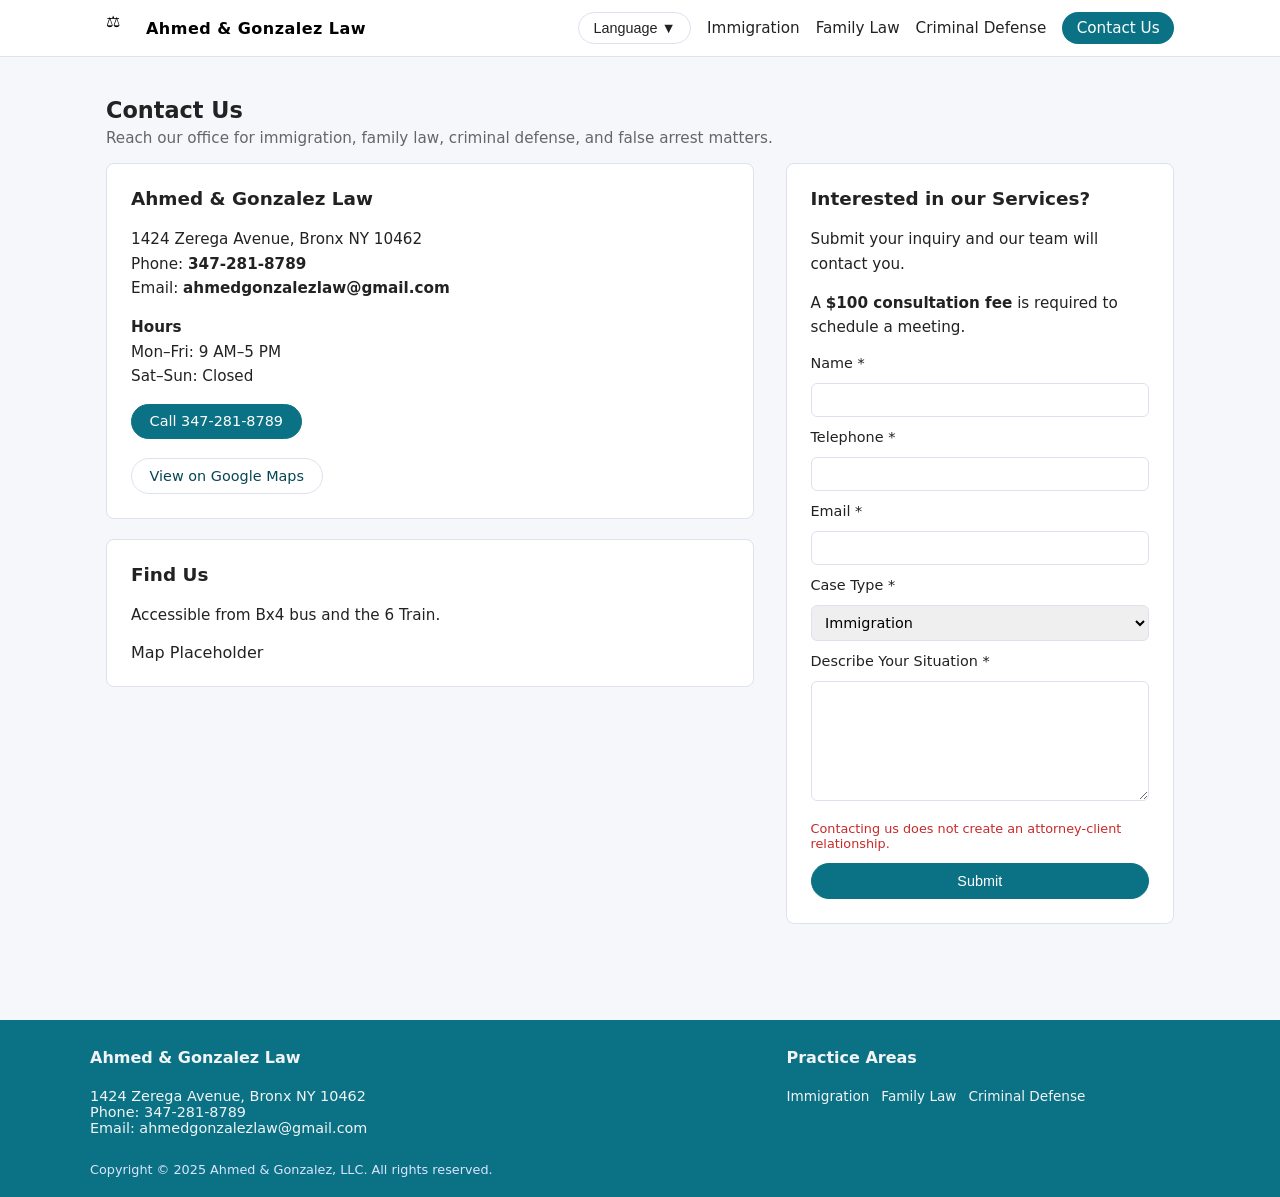
<file: contact.html>
<!DOCTYPE html>
<html lang="en">
<head>
  <meta charset="UTF-8">
  <title>Contact Us – Ahmed & Gonzalez Law</title>
  <link rel="stylesheet" href="style.css">
  <script src="include.js" defer></script>
</head>

<body>

<div data-include="header.html"></div>

<main>
  <section class="section">
    <div class="section-header">
      <h2>Contact Us</h2>
      <p>Reach our office for immigration, family law, criminal defense, and false arrest matters.</p>
    </div>

    <div class="grid-2">
      <div>
        <div class="card">
          <h3>Ahmed & Gonzalez Law</h3>
          <p>
            1424 Zerega Avenue, Bronx NY 10462<br>
            Phone: <strong>347‑281‑8789</strong><br>
            Email: <strong>ahmedgonzalezlaw@gmail.com</strong>
          </p>

          <p><strong>Hours</strong><br>
            Mon–Fri: 9 AM–5 PM<br>
            Sat–Sun: Closed
          </p>

          <a href="tel:13472818789" class="btn btn-primary">Call 347‑281‑8789</a>
          <br><br>
          <a href="https://maps.google.com" class="btn btn-outline">View on Google Maps</a>
        </div>

        <div class="card" style="margin-top:1.25rem;">
          <h3>Find Us</h3>
          <p>Accessible from Bx4 bus and the 6 Train.</p>
          <div class="map-placeholder">Map Placeholder</div>
        </div>
      </div>

      <div>
        <div class="card">
          <h3>Interested in our Services?</h3>
          <p>Submit your inquiry and our team will contact you.</p>

          <p class="form-note">
            A <strong>$100 consultation fee</strong> is required to schedule a meeting.
          </p>

          <form>
            <label>Name *</label>
            <input type="text" required>

            <label>Telephone *</label>
            <input type="tel" required>

            <label>Email *</label>
            <input type="email" required>

            <label>Case Type *</label>
            <select required>
              <option>Immigration</option>
              <option>Family Law</option>
              <option>Criminal Defense</option>
              <option>False Arrest</option>
            </select>

            <label>Describe Your Situation *</label>
            <textarea required></textarea>

            <div class="disclaimer">
              Contacting us does not create an attorney‑client relationship.
            </div>

            <button class="btn btn-primary">Submit</button>
          </form>
        </div>
      </div>
    </div>
  </section>
</main>

<div data-include="footer.html"></div>

</body>
</html>
</file>
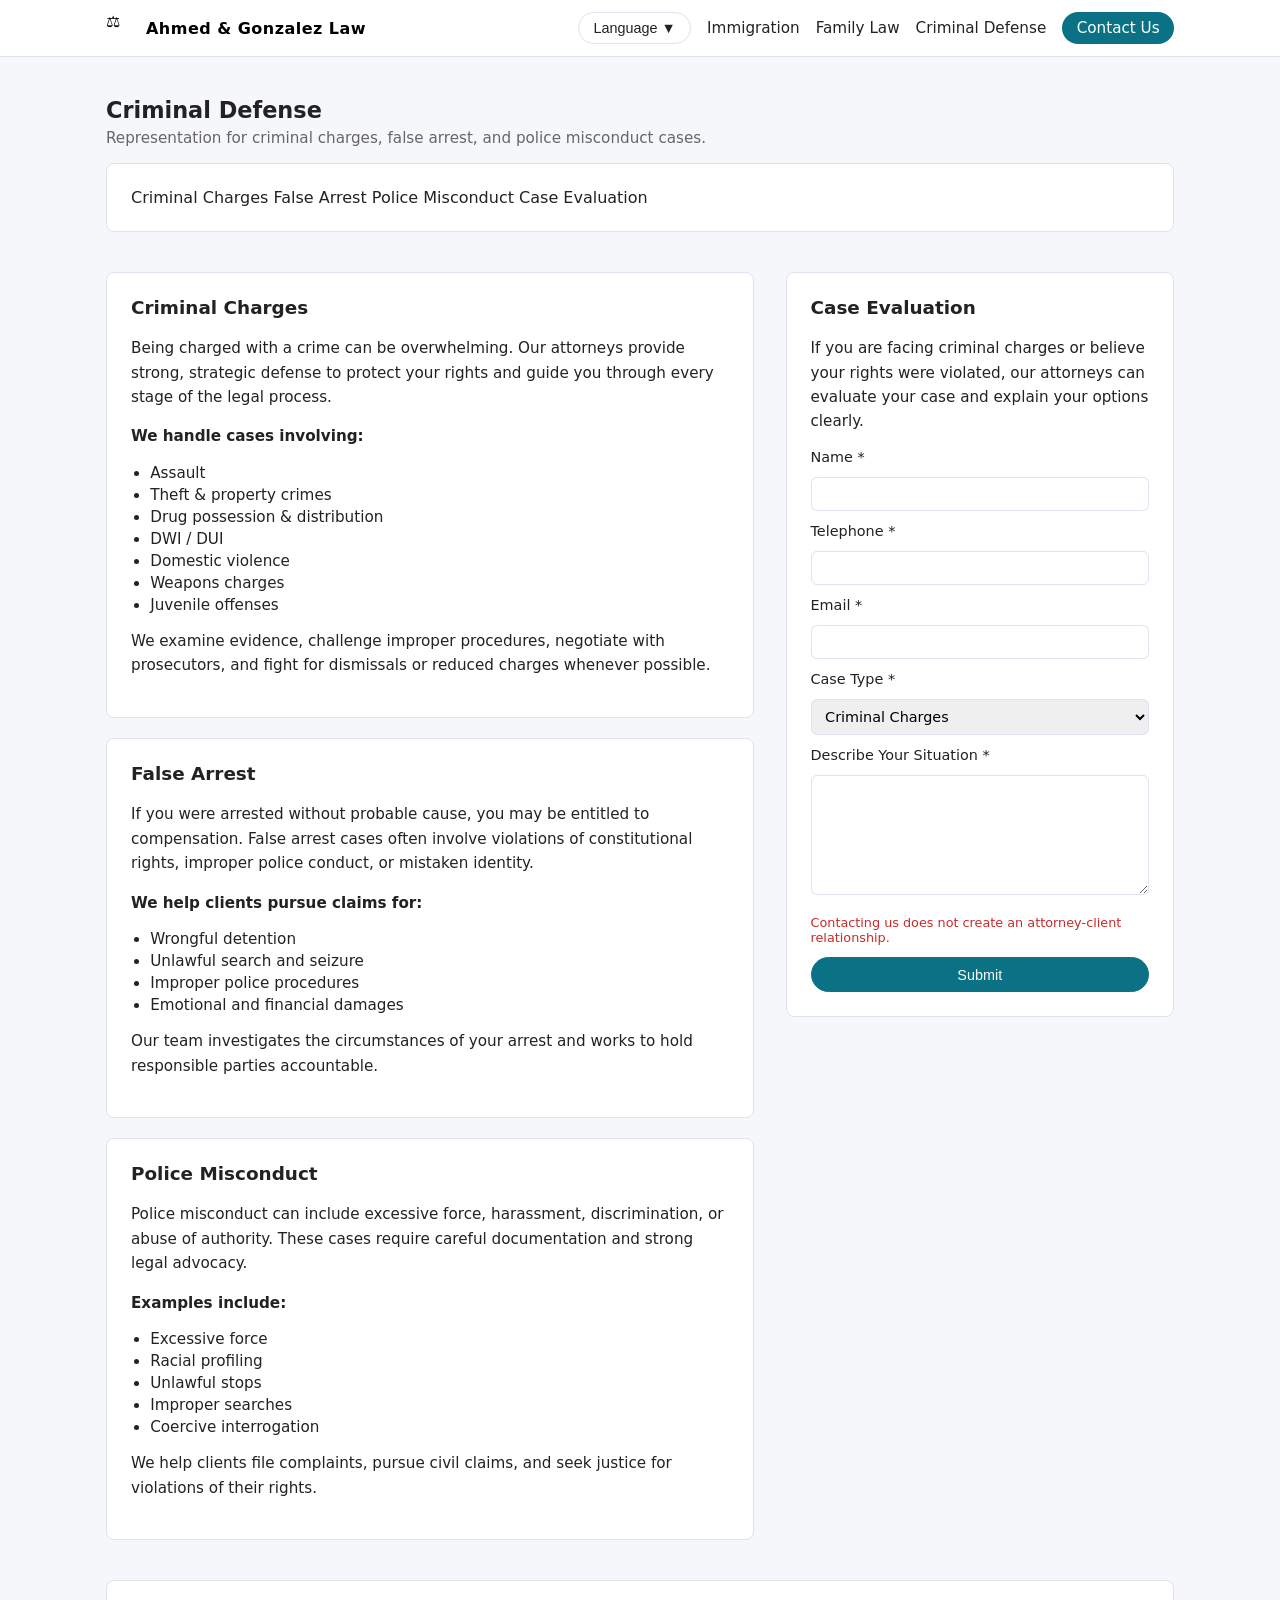
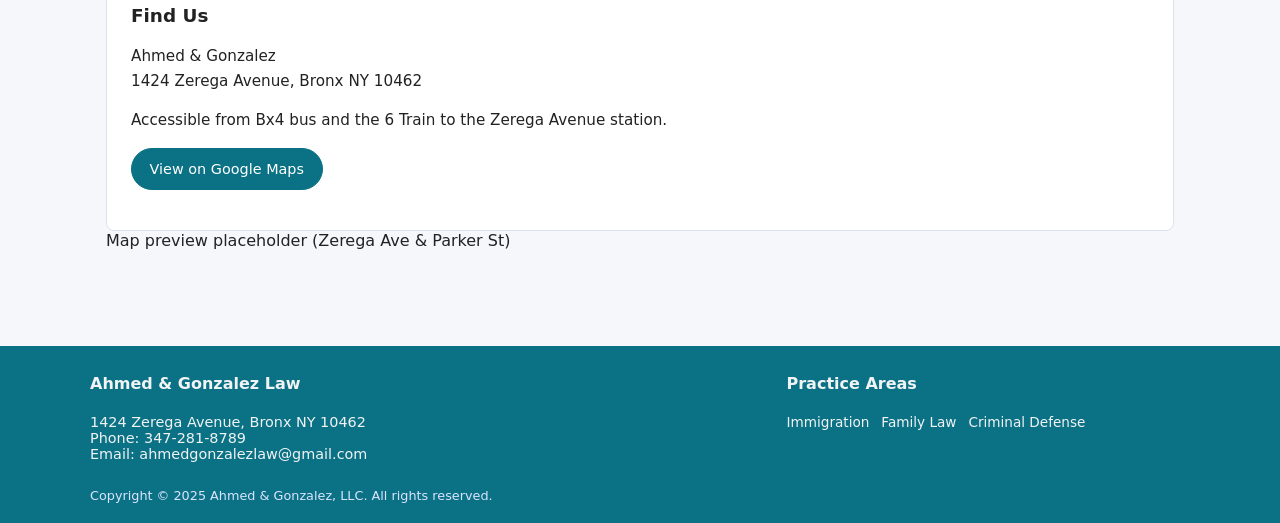
<file: criminal-defense.html>
<!DOCTYPE html>
<html lang="en">
<head>
  <meta charset="UTF-8">
  <title>Criminal Defense – Ahmed & Gonzalez Law</title>
  <link rel="stylesheet" href="style.css">
  <script src="include.js" defer></script>
</head>

<body>

<div data-include="header.html"></div>

<main>

  <!-- PAGE HEADER -->
  <section class="section">
    <div class="section-header">
      <h2>Criminal Defense</h2>
      <p>Representation for criminal charges, false arrest, and police misconduct cases.</p>
    </div>

    <div class="card">
      <div class="tab-row">
        <span class="tab active">Criminal Charges</span>
        <span class="tab">False Arrest</span>
        <span class="tab">Police Misconduct</span>
        <span class="tab">Case Evaluation</span>
      </div>
    </div>
  </section>

  <!-- MAIN TWO-COLUMN SECTION -->
  <section class="section grid-2">

    <!-- LEFT COLUMN -->
    <div>

      <!-- CRIMINAL CHARGES -->
      <div class="card">
        <h3>Criminal Charges</h3>
        <p>
          Being charged with a crime can be overwhelming. Our attorneys provide strong, strategic defense
          to protect your rights and guide you through every stage of the legal process.
        </p>

        <p><strong>We handle cases involving:</strong></p>
        <ul>
          <li>Assault</li>
          <li>Theft & property crimes</li>
          <li>Drug possession & distribution</li>
          <li>DWI / DUI</li>
          <li>Domestic violence</li>
          <li>Weapons charges</li>
          <li>Juvenile offenses</li>
        </ul>

        <p>
          We examine evidence, challenge improper procedures, negotiate with prosecutors, and fight for
          dismissals or reduced charges whenever possible.
        </p>
      </div>

      <!-- FALSE ARREST -->
      <div class="card" style="margin-top:1.25rem;">
        <h3>False Arrest</h3>
        <p>
          If you were arrested without probable cause, you may be entitled to compensation. False arrest
          cases often involve violations of constitutional rights, improper police conduct, or mistaken identity.
        </p>

        <p><strong>We help clients pursue claims for:</strong></p>
        <ul>
          <li>Wrongful detention</li>
          <li>Unlawful search and seizure</li>
          <li>Improper police procedures</li>
          <li>Emotional and financial damages</li>
        </ul>

        <p>
          Our team investigates the circumstances of your arrest and works to hold responsible parties accountable.
        </p>
      </div>

      <!-- POLICE MISCONDUCT -->
      <div class="card" style="margin-top:1.25rem;">
        <h3>Police Misconduct</h3>
        <p>
          Police misconduct can include excessive force, harassment, discrimination, or abuse of authority.
          These cases require careful documentation and strong legal advocacy.
        </p>

        <p><strong>Examples include:</strong></p>
        <ul>
          <li>Excessive force</li>
          <li>Racial profiling</li>
          <li>Unlawful stops</li>
          <li>Improper searches</li>
          <li>Coercive interrogation</li>
        </ul>

        <p>
          We help clients file complaints, pursue civil claims, and seek justice for violations of their rights.
        </p>
      </div>

    </div>

    <!-- RIGHT COLUMN -->
    <div>
      <div class="card">
        <h3>Case Evaluation</h3>
        <p>
          If you are facing criminal charges or believe your rights were violated, our attorneys can evaluate
          your case and explain your options clearly.
        </p>

        <form>
          <label>Name *</label>
          <input type="text" required>

          <label>Telephone *</label>
          <input type="tel" required>

          <label>Email *</label>
          <input type="email" required>

          <label>Case Type *</label>
          <select required>
            <option>Criminal Charges</option>
            <option>False Arrest</option>
            <option>Police Misconduct</option>
            <option>Other</option>
          </select>

          <label>Describe Your Situation *</label>
          <textarea required></textarea>

          <div class="disclaimer">
            Contacting us does not create an attorney‑client relationship.
          </div>

          <button class="btn btn-primary">Submit</button>
        </form>
      </div>
    </div>

  </section>

  <!-- FIND US SECTION -->
  <section class="section">
    <div class="find-us">
      <div class="card">
        <h3>Find Us</h3>
        <p>
          Ahmed & Gonzalez<br>
          1424 Zerega Avenue, Bronx NY 10462
        </p>
        <p>
          Accessible from Bx4 bus and the 6 Train to the Zerega Avenue station.
        </p>
        <p>
          <a href="https://maps.google.com" class="btn btn-primary">View on Google Maps</a>
        </p>
      </div>

      <div class="map-placeholder">
        Map preview placeholder (Zerega Ave & Parker St)
      </div>
    </div>
  </section>

</main>

<div data-include="footer.html"></div>

</body>
</html>
</file>
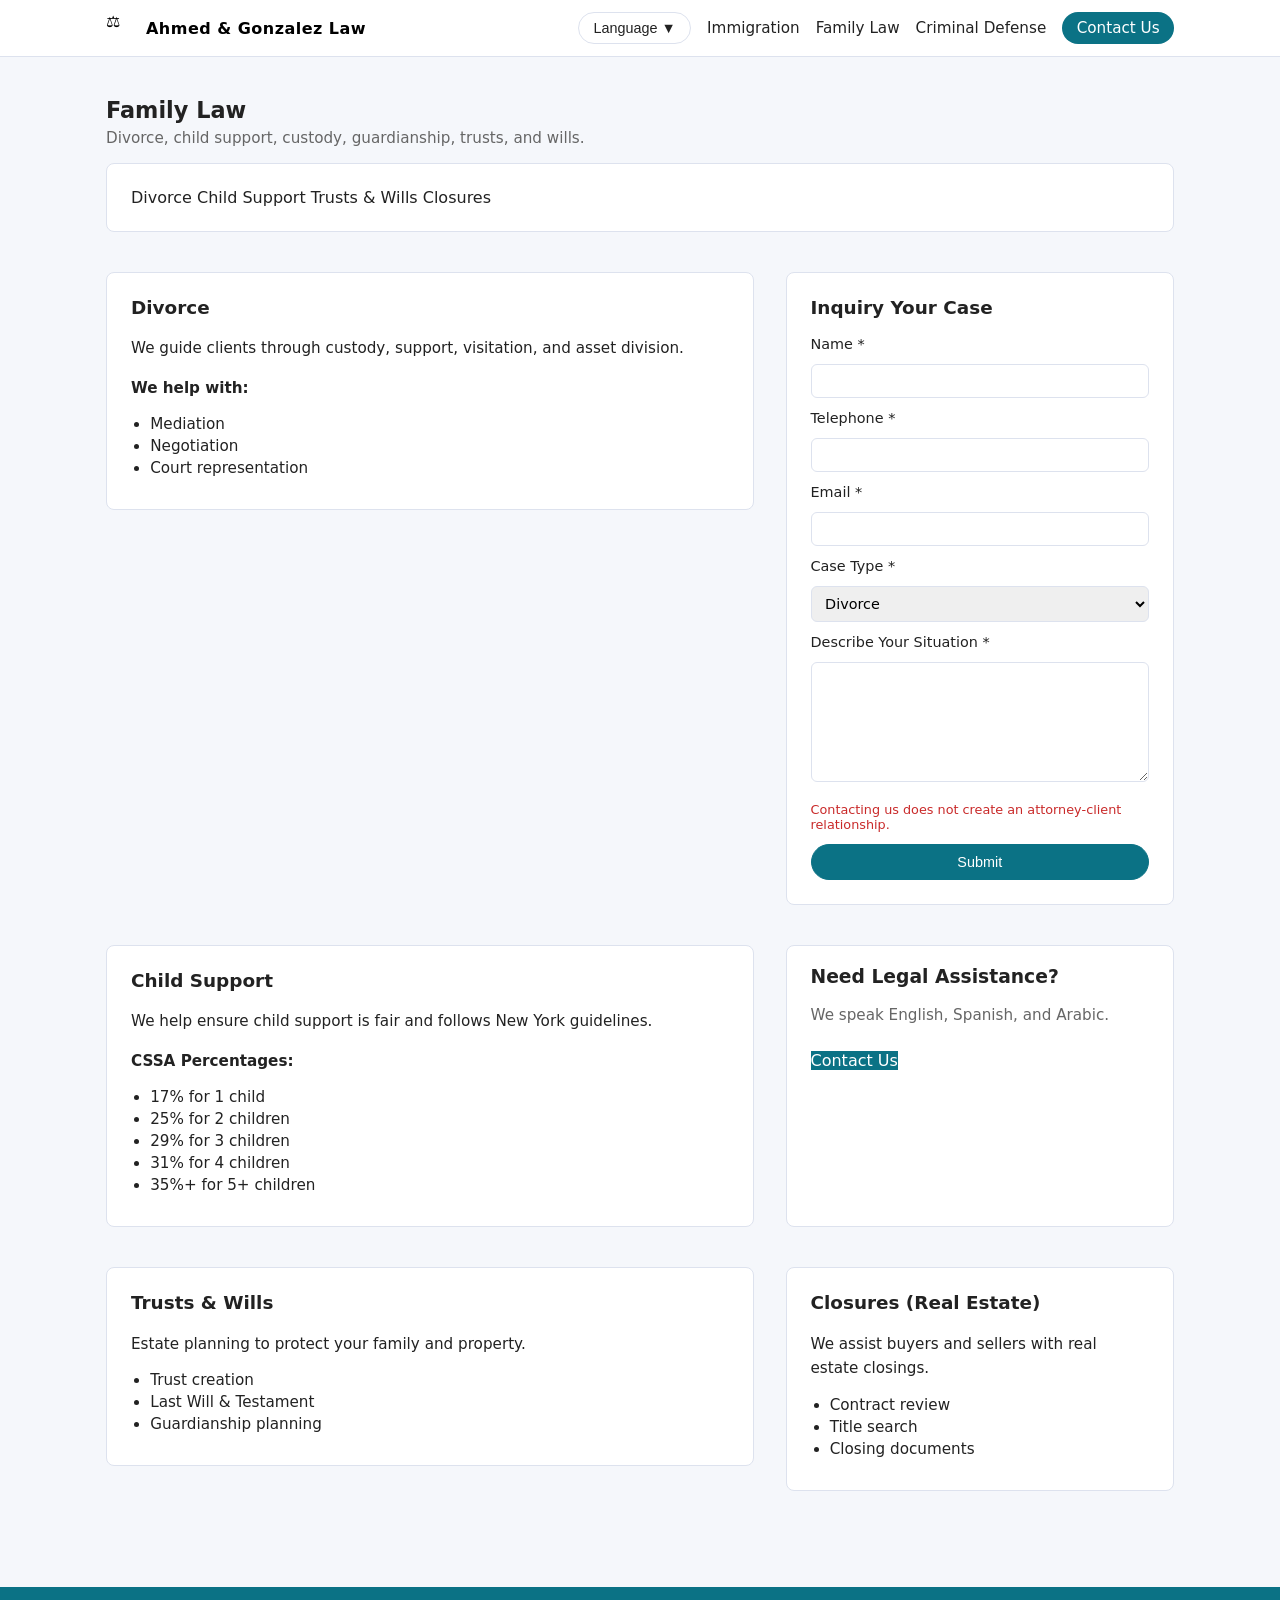
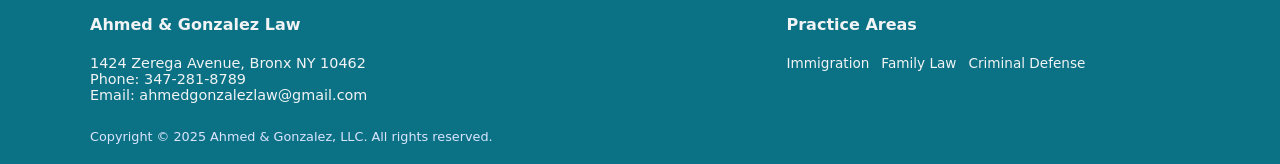
<file: family-law.html>
<!DOCTYPE html>
<html lang="en">
<head>
  <meta charset="UTF-8">
  <title>Family Law – Ahmed & Gonzalez Law</title>
  <link rel="stylesheet" href="style.css">
  <script src="include.js" defer></script>
</head>

<body>

<div data-include="header.html"></div>

<main>
  <section class="section">
    <div class="section-header">
      <h2>Family Law</h2>
      <p>Divorce, child support, custody, guardianship, trusts, and wills.</p>
    </div>

    <div class="card">
      <div class="tab-row">
        <span class="tab active">Divorce</span>
        <span class="tab">Child Support</span>
        <span class="tab">Trusts & Wills</span>
        <span class="tab">Closures</span>
      </div>
    </div>
  </section>

  <section class="section grid-2">
    <div>
      <div class="card">
        <h3>Divorce</h3>
        <p>We guide clients through custody, support, visitation, and asset division.</p>
        <p><strong>We help with:</strong></p>
        <ul>
          <li>Mediation</li>
          <li>Negotiation</li>
          <li>Court representation</li>
        </ul>
      </div>
    </div>

    <div>
      <div class="card">
        <h3>Inquiry Your Case</h3>
        <form>
          <label>Name *</label>
          <input type="text" required>

          <label>Telephone *</label>
          <input type="tel" required>

          <label>Email *</label>
          <input type="email" required>

          <label>Case Type *</label>
          <select required>
            <option>Divorce</option>
            <option>Child Support</option>
            <option>Trusts & Wills</option>
            <option>Closures</option>
          </select>

          <label>Describe Your Situation *</label>
          <textarea required></textarea>

          <div class="disclaimer">
            Contacting us does not create an attorney‑client relationship.
          </div>

          <button class="btn btn-primary">Submit</button>
        </form>
      </div>
    </div>
  </section>

  <section class="section grid-2">
    <div>
      <div class="card">
        <h3>Child Support</h3>
        <p>We help ensure child support is fair and follows New York guidelines.</p>
        <p><strong>CSSA Percentages:</strong></p>
        <ul>
          <li>17% for 1 child</li>
          <li>25% for 2 children</li>
          <li>29% for 3 children</li>
          <li>31% for 4 children</li>
          <li>35%+ for 5+ children</li>
        </ul>
      </div>
    </div>

    <aside class="sidebar">
      <h3>Need Legal Assistance?</h3>
      <p>We speak English, Spanish, and Arabic.</p>
      <a href="contact.html" class="btn-primary">Contact Us</a>
    </aside>
  </section>

  <section class="section grid-2">
    <div>
      <div class="card">
        <h3>Trusts & Wills</h3>
        <p>Estate planning to protect your family and property.</p>
        <ul>
          <li>Trust creation</li>
          <li>Last Will & Testament</li>
          <li>Guardianship planning</li>
        </ul>
      </div>
    </div>

    <div>
      <div class="card">
        <h3>Closures (Real Estate)</h3>
        <p>We assist buyers and sellers with real estate closings.</p>
        <ul>
          <li>Contract review</li>
          <li>Title search</li>
          <li>Closing documents</li>
        </ul>
      </div>
    </div>
  </section>
</main>

<div data-include="footer.html"></div>

</body>
</html>
</file>
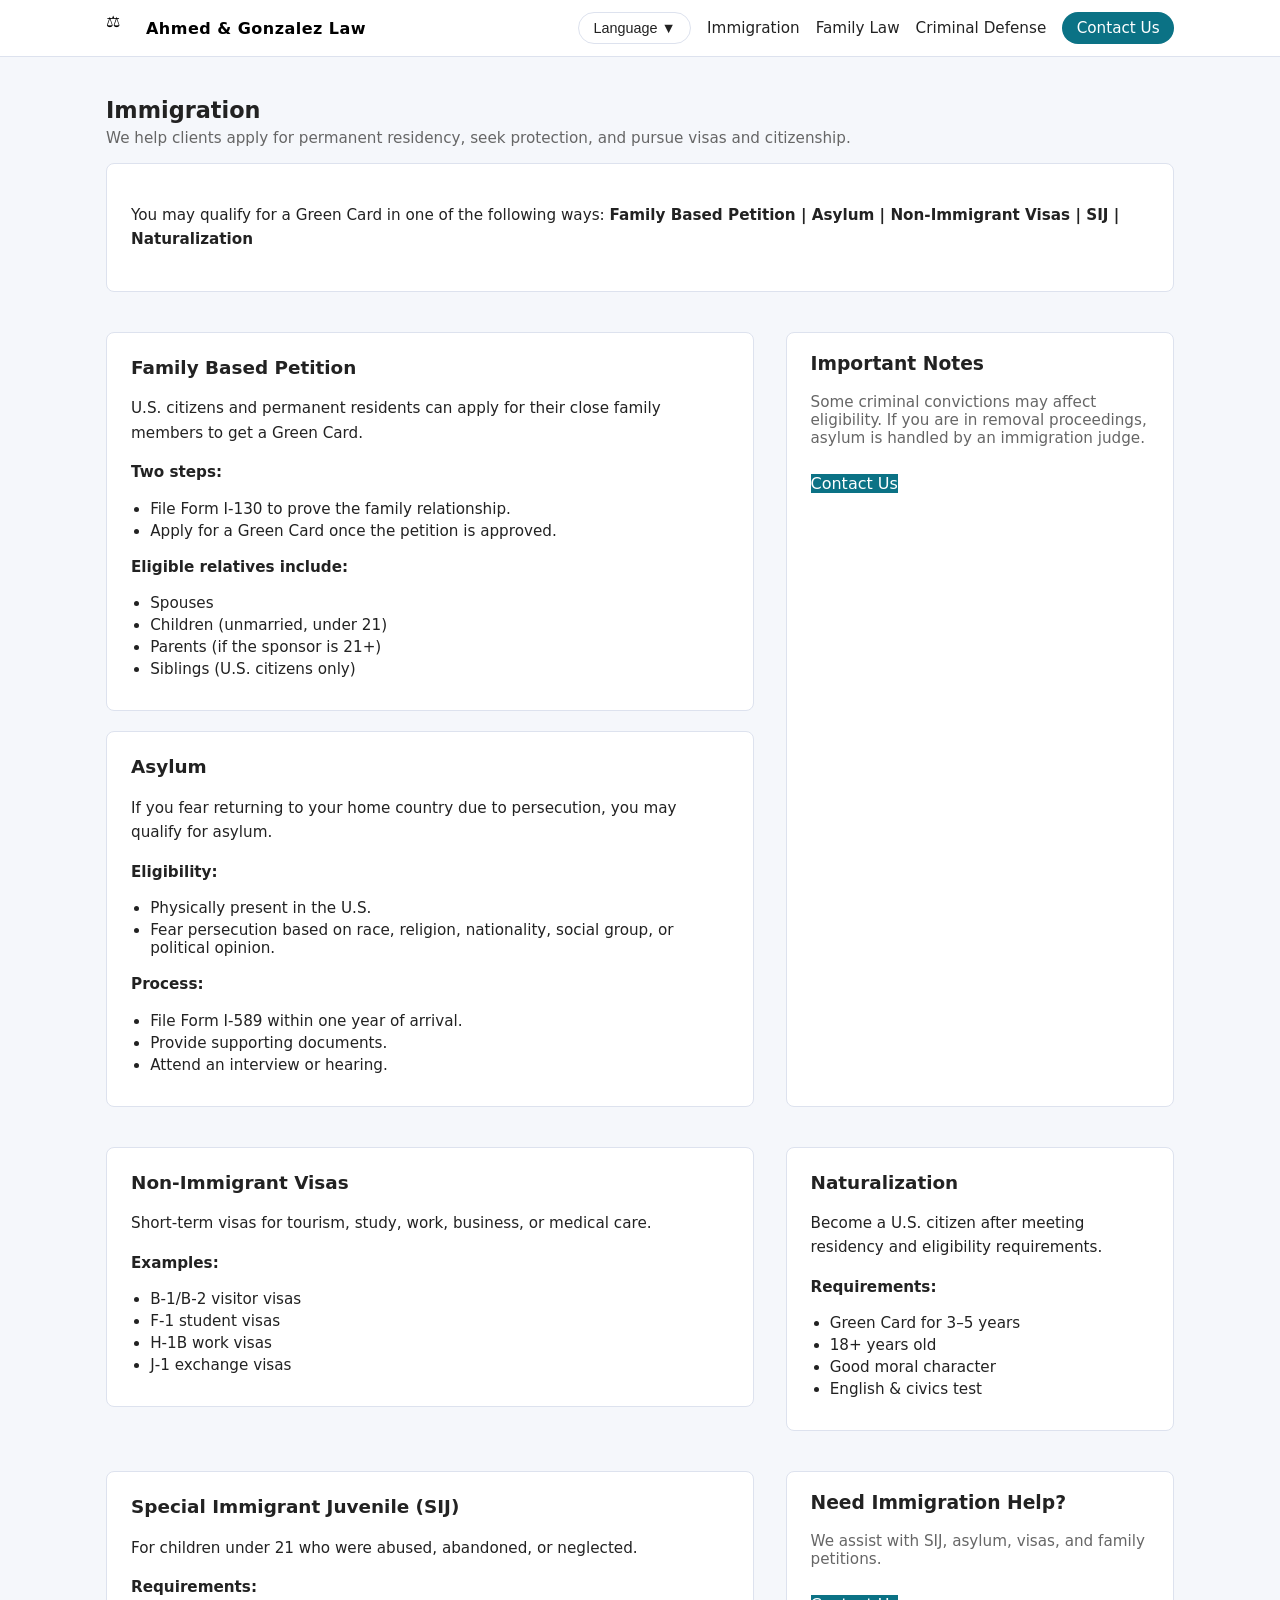
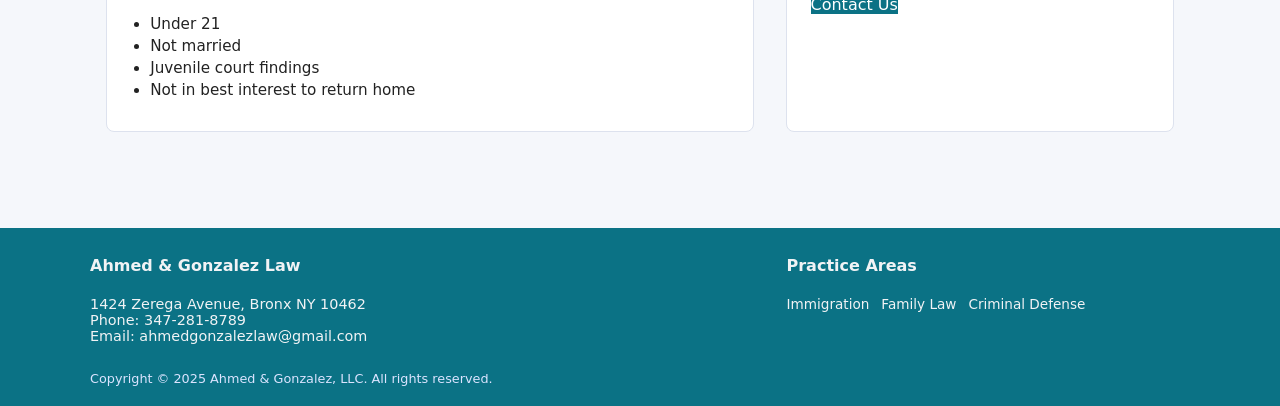
<file: immigration.html>
<!DOCTYPE html>
<html lang="en">
<head>
  <meta charset="UTF-8">
  <title>Immigration – Ahmed & Gonzalez Law</title>
  <link rel="stylesheet" href="style.css">
  <script src="include.js" defer></script>
</head>

<body>

<div data-include="header.html"></div>

<main>
  <section class="section">
    <div class="section-header">
      <h2>Immigration</h2>
      <p>We help clients apply for permanent residency, seek protection, and pursue visas and citizenship.</p>
    </div>

    <div class="card">
      <p>
        You may qualify for a Green Card in one of the following ways:
        <strong>Family Based Petition | Asylum | Non‑Immigrant Visas | SIJ | Naturalization</strong>
      </p>
    </div>
  </section>

  <section class="section grid-2">
    <div>
      <div class="card">
        <h3>Family Based Petition</h3>
        <p>
          U.S. citizens and permanent residents can apply for their close family members to get a Green Card.
        </p>
        <p><strong>Two steps:</strong></p>
        <ul>
          <li>File Form I‑130 to prove the family relationship.</li>
          <li>Apply for a Green Card once the petition is approved.</li>
        </ul>
        <p><strong>Eligible relatives include:</strong></p>
        <ul>
          <li>Spouses</li>
          <li>Children (unmarried, under 21)</li>
          <li>Parents (if the sponsor is 21+)</li>
          <li>Siblings (U.S. citizens only)</li>
        </ul>
      </div>

      <div class="card">
        <h3>Asylum</h3>
        <p>
          If you fear returning to your home country due to persecution, you may qualify for asylum.
        </p>
        <p><strong>Eligibility:</strong></p>
        <ul>
          <li>Physically present in the U.S.</li>
          <li>Fear persecution based on race, religion, nationality, social group, or political opinion.</li>
        </ul>
        <p><strong>Process:</strong></p>
        <ul>
          <li>File Form I‑589 within one year of arrival.</li>
          <li>Provide supporting documents.</li>
          <li>Attend an interview or hearing.</li>
        </ul>
      </div>
    </div>

    <aside class="sidebar">
      <h3>Important Notes</h3>
      <p>
        Some criminal convictions may affect eligibility.  
        If you are in removal proceedings, asylum is handled by an immigration judge.
      </p>
      <a href="contact.html" class="btn-primary">Contact Us</a>
    </aside>
  </section>

  <section class="section grid-2">
    <div>
      <div class="card">
        <h3>Non‑Immigrant Visas</h3>
        <p>Short‑term visas for tourism, study, work, business, or medical care.</p>
        <p><strong>Examples:</strong></p>
        <ul>
          <li>B‑1/B‑2 visitor visas</li>
          <li>F‑1 student visas</li>
          <li>H‑1B work visas</li>
          <li>J‑1 exchange visas</li>
        </ul>
      </div>
    </div>

    <div>
      <div class="card">
        <h3>Naturalization</h3>
        <p>Become a U.S. citizen after meeting residency and eligibility requirements.</p>
        <p><strong>Requirements:</strong></p>
        <ul>
          <li>Green Card for 3–5 years</li>
          <li>18+ years old</li>
          <li>Good moral character</li>
          <li>English & civics test</li>
        </ul>
      </div>
    </div>
  </section>

  <section class="section grid-2">
    <div>
      <div class="card">
        <h3>Special Immigrant Juvenile (SIJ)</h3>
        <p>For children under 21 who were abused, abandoned, or neglected.</p>
        <p><strong>Requirements:</strong></p>
        <ul>
          <li>Under 21</li>
          <li>Not married</li>
          <li>Juvenile court findings</li>
          <li>Not in best interest to return home</li>
        </ul>
      </div>
    </div>

    <aside class="sidebar">
      <h3>Need Immigration Help?</h3>
      <p>We assist with SIJ, asylum, visas, and family petitions.</p>
      <a href="contact.html" class="btn-primary">Contact Us</a>
    </aside>
  </section>
</main>

<div data-include="footer.html"></div>

</body>
</html>
</file>
<file: style.css>
:root {
  --primary: #0b7285;
  --primary-dark: #074556;
  --accent: #1c7ed6;
  --bg: #f5f7fb;
  --text: #222;
  --muted: #666;
  --danger: #c92a2a;
  --border: #dde2ee;
  --card-bg: #ffffff;
  --footer-bg: #0b7285;
  --footer-text: #f1f3f5;
  --max-width: 1100px;
  --radius: 8px;
}

*,
*::before,
*::after {
  box-sizing: border-box;
}

body {
  margin: 0;
  font-family: system-ui, -apple-system, BlinkMacSystemFont, "Segoe UI", sans-serif;
  background: var(--bg);
  color: var(--text);
}

a {
  color: var(--accent);
  text-decoration: none;
}

a:hover {
  text-decoration: underline;
}

header {
  background: #ffffff;
  border-bottom: 1px solid var(--border);
}

.navbar {
  max-width: var(--max-width);
  margin: 0 auto;
  padding: 0.75rem 1rem;
  display: flex;
  align-items: center;
  justify-content: space-between;
}

.brand {
  display: flex;
  align-items: center;
  gap: 0.5rem;
}

.brand-icon {
  width: 32px;
  height: 32px;
  color: black;
}

.brand-title {
  font-weight: 600;
  letter-spacing: 0.03em;
  color: black;
}

.nav-links {
  display: flex;
  align-items: center;
  gap: 1rem;
  font-size: 0.95rem;
}

.nav-links a {
  color: var(--text);
  font-weight: 500;
}

.nav-links .btn-primary {
  padding: 0.45rem 0.9rem;
  border-radius: 999px;
  background: var(--primary);
  color: #fff;
  border: none;
}

.nav-links .btn-primary:hover {
  background: var(--primary-dark);
  text-decoration: none;
}

/* Hero */

.hero {
  background: linear-gradient(
      to bottom,
      rgba(7, 69, 86, 0.85),
      rgba(7, 69, 86, 0.92)
    ),
    url("images/statue.jpg") center/cover no-repeat;
  color: #fff;
  padding: 4rem 1rem 3rem;
}

.hero-inner {
  max-width: var(--max-width);
  margin: 0 auto;
  display: grid;
  grid-template-columns: minmax(0, 2fr) minmax(0, 1.2fr);
  gap: 2.5rem;
}

.hero-main h1 {
  font-size: 2.4rem;
  margin-bottom: 0.75rem;
}

.hero-main p {
  font-size: 1.05rem;
  line-height: 1.6;
  max-width: 620px;
}

.hero-languages {
  margin-top: 1.75rem;
  display: flex;
  flex-wrap: wrap;
  gap: 0.75rem;
}

.btn-pill {
  padding: 0.55rem 1.1rem;
  border-radius: 999px;
  border: 1px solid #fff;
  background: transparent;
  color: #fff;
  font-size: 0.9rem;
  cursor: pointer;
}

.btn-pill.primary {
  background: #fff;
  color: var(--primary-dark);
}

.hero-side {
  background: rgba(255, 255, 255, 0.08);
  border-radius: var(--radius);
  padding: 1.5rem;
  border: 1px solid rgba(255, 255, 255, 0.25);
}

.hero-side h2 {
  font-size: 1.1rem;
  margin-bottom: 0.75rem;
}

.hero-side p {
  font-size: 0.95rem;
  line-height: 1.5;
}

/* Main layout */

main {
  max-width: var(--max-width);
  margin: 0 auto;
  padding: 2.5rem 1rem 3.5rem;
}

.section {
  margin-bottom: 2.5rem;
}

.section-header {
  margin-bottom: 1rem;
}

.section-header h2 {
  font-size: 1.4rem;
  margin: 0;
}

.section-header p {
  margin: 0.35rem 0 0;
  color: var(--muted);
  font-size: 0.95rem;
}

.card {
  background: var(--card-bg);
  border-radius: var(--radius);
  border: 1px solid var(--border);
  padding: 1.5rem;
}

.card + .card {
  margin-top: 1.25rem;
}

.card h3 {
  margin-top: 0;
  font-size: 1.15rem;
}

.card p {
  font-size: 0.95rem;
  line-height: 1.6;
}

.card ul {
  margin: 0.5rem 0 0.5rem 1.2rem;
  padding: 0;
  font-size: 0.95rem;
}

.card li {
  margin-bottom: 0.25rem;
}

/* Two-column content */

.grid-2 {
  display: grid;
  grid-template-columns: minmax(0, 2fr) minmax(0, 1.2fr);
  gap: 2rem;
}

.sidebar {
  background: var(--card-bg);
  border-radius: var(--radius);
  border: 1px solid var(--border);
  padding: 1.25rem 1.5rem;
}

.sidebar h3 {
  margin-top: 0;
}

.sidebar p {
  font-size: 0.95rem;
  color: var(--muted);
}

.sidebar .btn-primary {
  display: inline-block;
  margin-top: 0.75rem;
}

/* Buttons */

.btn {
  display: inline-block;
  padding: 0.55rem 1.1rem;
  border-radius: 999px;
  border: 1px solid var(--border);
  background: #fff;
  color: var(--primary-dark);
  font-size: 0.9rem;
  cursor: pointer;
}

.btn-primary {
  border-color: var(--primary);
  background: var(--primary);
  color: #fff;
}

.btn-primary:hover {
  background: var(--primary-dark);
}

.btn-outline {
  background: transparent;
}

/* Forms */

form {
  display: grid;
  gap: 0.75rem;
}

label {
  font-size: 0.9rem;
  font-weight: 500;
}

input,
select,
textarea {
  width: 100%;
  padding: 0.5rem 0.6rem;
  border-radius: 6px;
  border: 1px solid var(--border);
  font-size: 0.9rem;
  font-family: inherit;
}

textarea {
  min-height: 120px;
  resize: vertical;
}

.disclaimer {
  font-size: 0.8rem;
  color: var(--danger);
  margin-top: 0.5rem;
}

/* Footer */

footer {
  background: var(--footer-bg);
  color: var(--footer-text);
  padding: 1.75rem 1rem 1.25rem;
}

.footer-inner {
  max-width: var(--max-width);
  margin: 0 auto;
  display: grid;
  grid-template-columns: minmax(0, 2fr) minmax(0, 1.2fr);
  gap: 1.5rem;
  font-size: 0.9rem;
}

.footer-inner h4 {
  margin-top: 0;
  font-size: 1rem;
}

.footer-links {
  display: flex;
  flex-wrap: wrap;
  gap: 0.75rem;
  margin-top: 0.5rem;
}

.footer-links a {
  color: var(--footer-text);
  font-size: 0.85rem;
}

.footer-bottom {
  max-width: var(--max-width);
  margin: 0.75rem auto 0;
  font-size: 0.8rem;
  color: #dbe4ff;
  display: flex;
  justify-content: space-between;
  flex-wrap: wrap;
}

/* Responsive */

@media (max-width: 900px) {
  .hero-inner,
  .grid-2,
  .footer-inner {
    grid-template-columns: minmax(0, 1fr);
  }
}

@media (max-width: 640px) {
  .nav-links {
    display: none;
  }
}

/* Dropdown */
.dropdown {
  position: relative;
}

.dropdown-btn {
  background: #fff;
  border: 1px solid var(--border);
  padding: 0.45rem 0.9rem;
  border-radius: 999px;
  cursor: pointer;
  font-size: 0.9rem;
  color: var(--text);
}

.dropdown-btn:hover {
  background: var(--bg);
}

.dropdown-menu {
  display: none;
  position: absolute;
  top: 110%;
  left: 0;
  background: #fff;
  border: 1px solid var(--border);
  border-radius: var(--radius);
  box-shadow: 0 4px 12px rgba(0,0,0,0.08);
  min-width: 150px;
  padding: 0.5rem 0;
  z-index: 20;
}

.dropdown-menu a {
  display: block;
  padding: 0.5rem 1rem;
  color: var(--text);
  font-size: 0.9rem;
}

.dropdown-menu a:hover {
  background: var(--bg);
}
</file>
